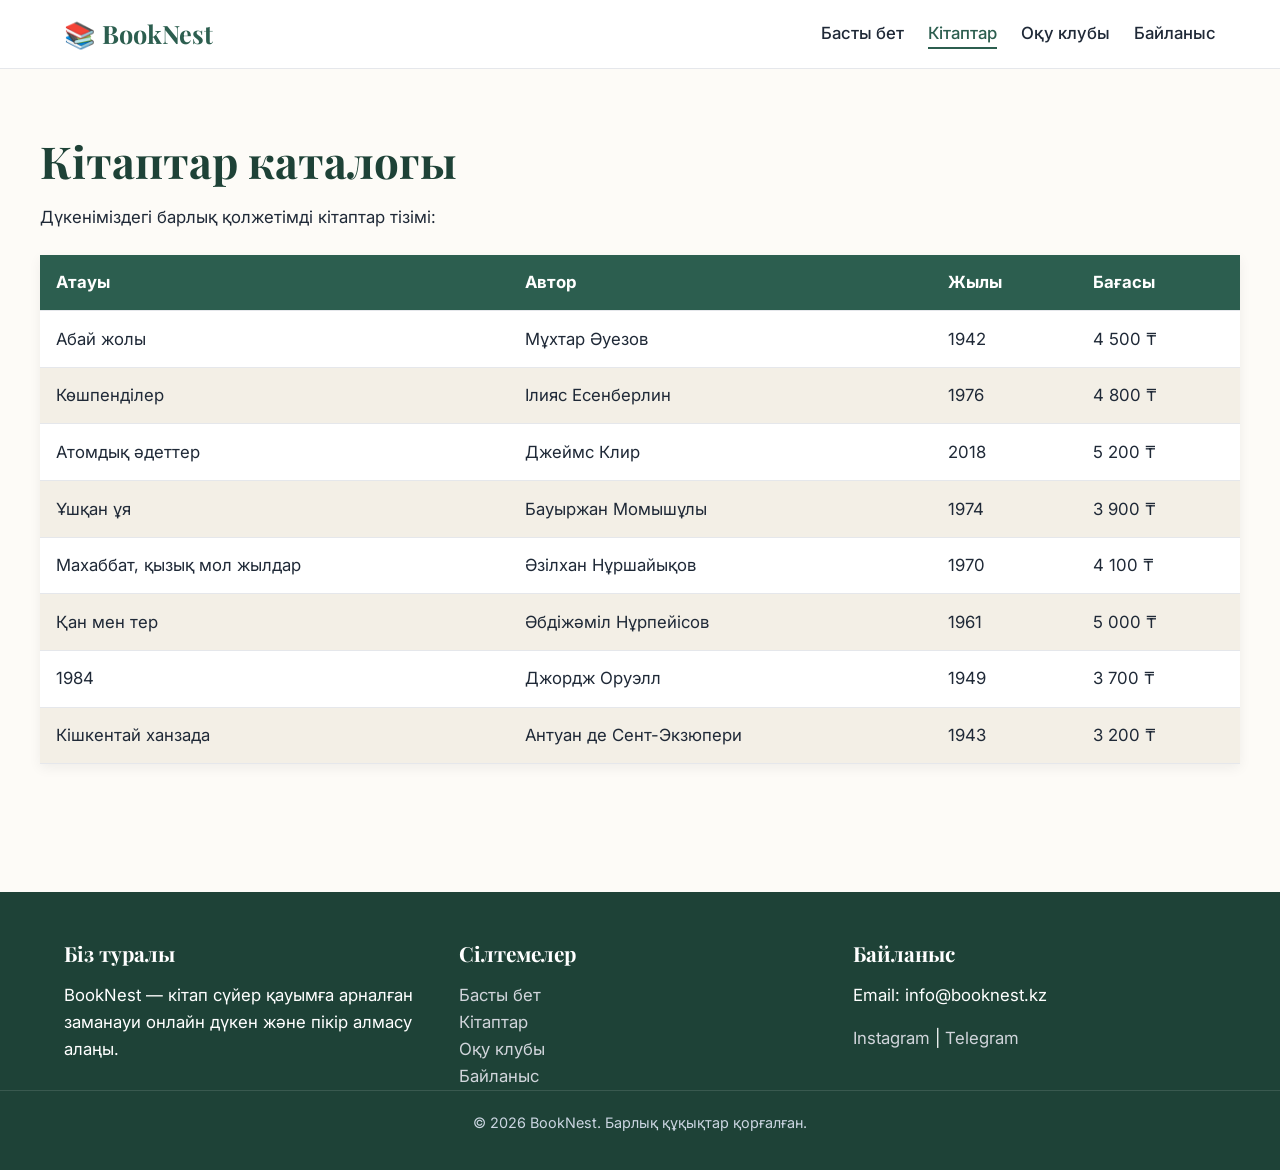
<file: books.html>
<!DOCTYPE html>
<html lang="kk">
<head>
  <meta charset="UTF-8">
  <meta name="viewport" content="width=device-width, initial-scale=1.0">
  <meta name="description" content="BookNest кітаптар каталогы мен бағалары.">
  <title>BookNest — Кітаптар</title>
  <link href="https://fonts.googleapis.com/css2?family=Inter:wght@400;500;600&family=Playfair+Display:wght@700&display=swap" rel="stylesheet">
  <link rel="stylesheet" href="css/style.css">
</head>
<body>

  <header class="site-header">
    <div class="container header-inner">
      <a href="index.html" class="logo">📚 BookNest</a>
      <nav aria-label="Негізгі навигация">
        <ul class="nav-list">
          <li><a href="index.html">Басты бет</a></li>
          <li><a href="books.html" aria-current="page">Кітаптар</a></li>
          <li><a href="club.html">Оқу клубы</a></li>
          <li><a href="contact.html">Байланыс</a></li>
        </ul>
      </nav>
    </div>
  </header>

  <main class="section container">
    <h1>Кітаптар каталогы</h1>
    <p>Дүкеніміздегі барлық қолжетімді кітаптар тізімі:</p>

    <table class="books-table">
      <thead>
        <tr>
          <th>Атауы</th>
          <th>Автор</th>
          <th>Жылы</th>
          <th>Бағасы</th>
        </tr>
      </thead>
      <tbody>
        <tr>
          <td>Абай жолы</td>
          <td>Мұхтар Әуезов</td>
          <td>1942</td>
          <td>4 500 ₸</td>
        </tr>
        <tr>
          <td>Көшпенділер</td>
          <td>Ілияс Есенберлин</td>
          <td>1976</td>
          <td>4 800 ₸</td>
        </tr>
        <tr>
          <td>Атомдық әдеттер</td>
          <td>Джеймс Клир</td>
          <td>2018</td>
          <td>5 200 ₸</td>
        </tr>
        <tr>
          <td>Ұшқан ұя</td>
          <td>Бауыржан Момышұлы</td>
          <td>1974</td>
          <td>3 900 ₸</td>
        </tr>
        <tr>
          <td>Махаббат, қызық мол жылдар</td>
          <td>Әзілхан Нұршайықов</td>
          <td>1970</td>
          <td>4 100 ₸</td>
        </tr>
        <tr>
          <td>Қан мен тер</td>
          <td>Әбдіжәміл Нұрпейісов</td>
          <td>1961</td>
          <td>5 000 ₸</td>
        </tr>
        <tr>
          <td>1984</td>
          <td>Джордж Оруэлл</td>
          <td>1949</td>
          <td>3 700 ₸</td>
        </tr>
        <tr>
          <td>Кішкентай ханзада</td>
          <td>Антуан де Сент-Экзюпери</td>
          <td>1943</td>
          <td>3 200 ₸</td>
        </tr>
      </tbody>
    </table>
  </main>

  <footer class="site-footer">
    <div class="container footer-grid">
      <div>
        <h3>Біз туралы</h3>
        <p>BookNest — кітап сүйер қауымға арналған заманауи онлайн дүкен және пікір алмасу алаңы.</p>
      </div>
      <div>
        <h3>Сілтемелер</h3>
        <ul>
          <li><a href="index.html">Басты бет</a></li>
          <li><a href="books.html">Кітаптар</a></li>
          <li><a href="club.html">Оқу клубы</a></li>
          <li><a href="contact.html">Байланыс</a></li>
        </ul>
      </div>
      <div>
        <h3>Байланыс</h3>
        <p>Email: info@booknest.kz</p>
        <p><a href="#">Instagram</a> | <a href="#">Telegram</a></p>
      </div>
    </div>
    <div class="footer-bottom">
      <p>&copy; 2026 BookNest. Барлық құқықтар қорғалған.</p>
    </div>
  </footer>

</body>
</html>
</file>
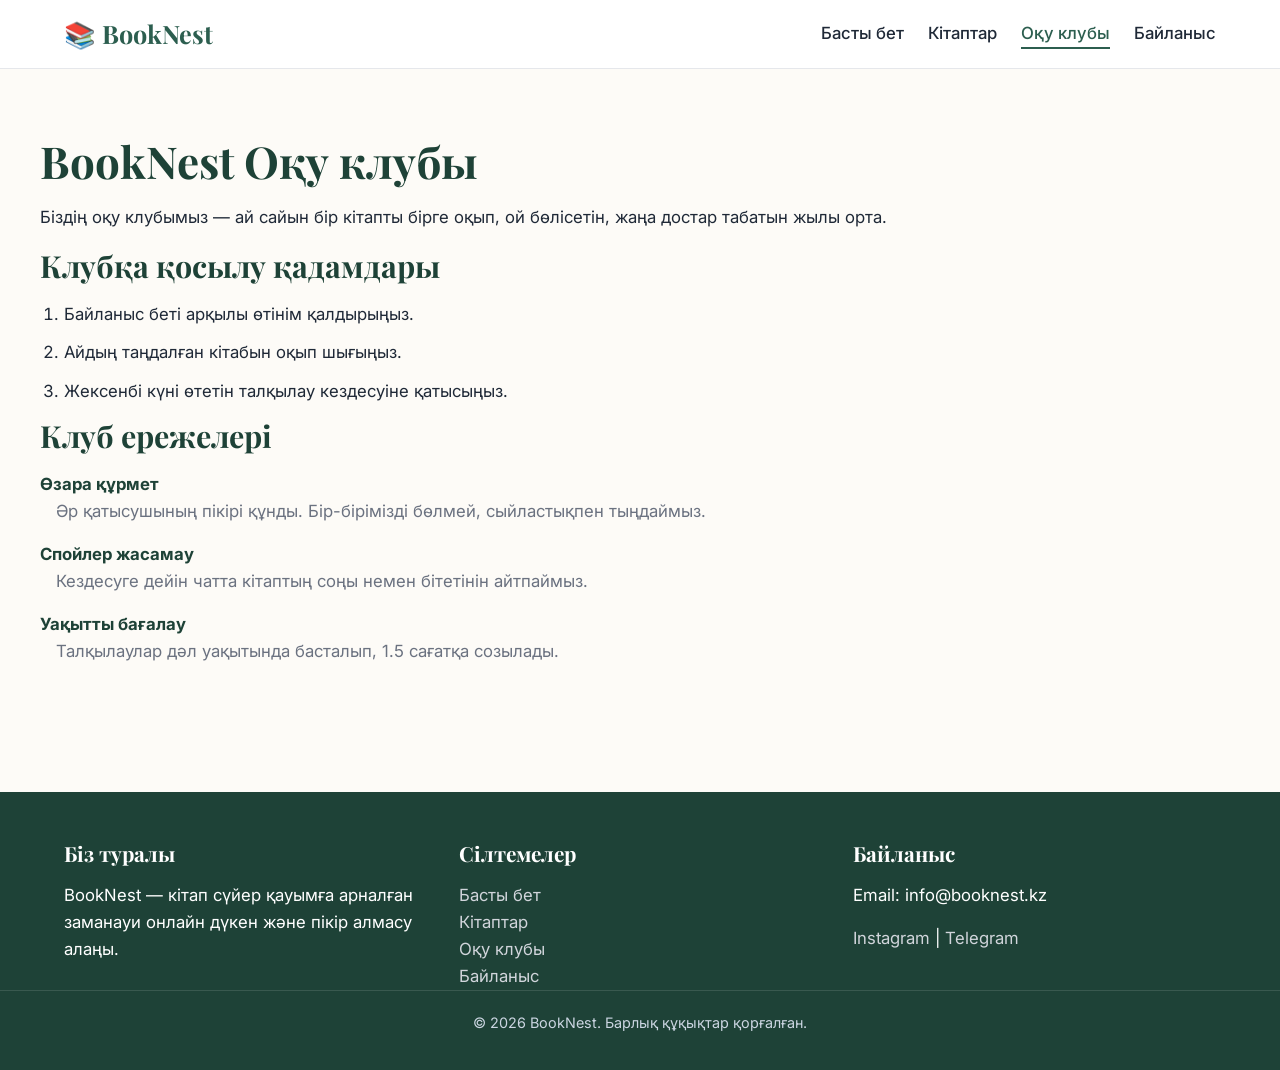
<file: club.html>
<!DOCTYPE html>
<html lang="kk">
<head>
  <meta charset="UTF-8">
  <meta name="viewport" content="width=device-width, initial-scale=1.0">
  <meta name="description" content="BookNest оқу клубының ережелері мен қосылу тәртібі.">
  <title>BookNest — Оқу клубы</title>
  <link href="https://fonts.googleapis.com/css2?family=Inter:wght@400;500;600&family=Playfair+Display:wght@700&display=swap" rel="stylesheet">
  <link rel="stylesheet" href="css/style.css">
</head>
<body>

  <header class="site-header">
    <div class="container header-inner">
      <a href="index.html" class="logo">📚 BookNest</a>
      <nav aria-label="Негізгі навигация">
        <ul class="nav-list">
          <li><a href="index.html">Басты бет</a></li>
          <li><a href="books.html">Кітаптар</a></li>
          <li><a href="club.html" aria-current="page">Оқу клубы</a></li>
          <li><a href="contact.html">Байланыс</a></li>
        </ul>
      </nav>
    </div>
  </header>

  <main class="section container">
    <h1>BookNest Оқу клубы</h1>
    <p>Біздің оқу клубымыз — ай сайын бір кітапты бірге оқып, ой бөлісетін, жаңа достар табатын жылы орта.</p>

    <h2>Клубқа қосылу қадамдары</h2>
    <ol class="steps-list">
      <li>Байланыс беті арқылы өтінім қалдырыңыз.</li>
      <li>Айдың таңдалған кітабын оқып шығыңыз.</li>
      <li>Жексенбі күні өтетін талқылау кездесуіне қатысыңыз.</li>
    </ol>

    <h2>Клуб ережелері</h2>
    <dl class="rules-list">
      <dt>Өзара құрмет</dt>
      <dd>Әр қатысушының пікірі құнды. Бір-бірімізді бөлмей, сыйластықпен тыңдаймыз.</dd>

      <dt>Спойлер жасамау</dt>
      <dd>Кездесуге дейін чатта кітаптың соңы немен бітетінін айтпаймыз.</dd>

      <dt>Уақытты бағалау</dt>
      <dd>Талқылаулар дәл уақытында басталып, 1.5 сағатқа созылады.</dd>
    </dl>
  </main>

  <footer class="site-footer">
    <div class="container footer-grid">
      <div>
        <h3>Біз туралы</h3>
        <p>BookNest — кітап сүйер қауымға арналған заманауи онлайн дүкен және пікір алмасу алаңы.</p>
      </div>
      <div>
        <h3>Сілтемелер</h3>
        <ul>
          <li><a href="index.html">Басты бет</a></li>
          <li><a href="books.html">Кітаптар</a></li>
          <li><a href="club.html">Оқу клубы</a></li>
          <li><a href="contact.html">Байланыс</a></li>
        </ul>
      </div>
      <div>
        <h3>Байланыс</h3>
        <p>Email: info@booknest.kz</p>
        <p><a href="#">Instagram</a> | <a href="#">Telegram</a></p>
      </div>
    </div>
    <div class="footer-bottom">
      <p>&copy; 2026 BookNest. Барлық құқықтар қорғалған.</p>
    </div>
  </footer>

</body>
</html>
</file>
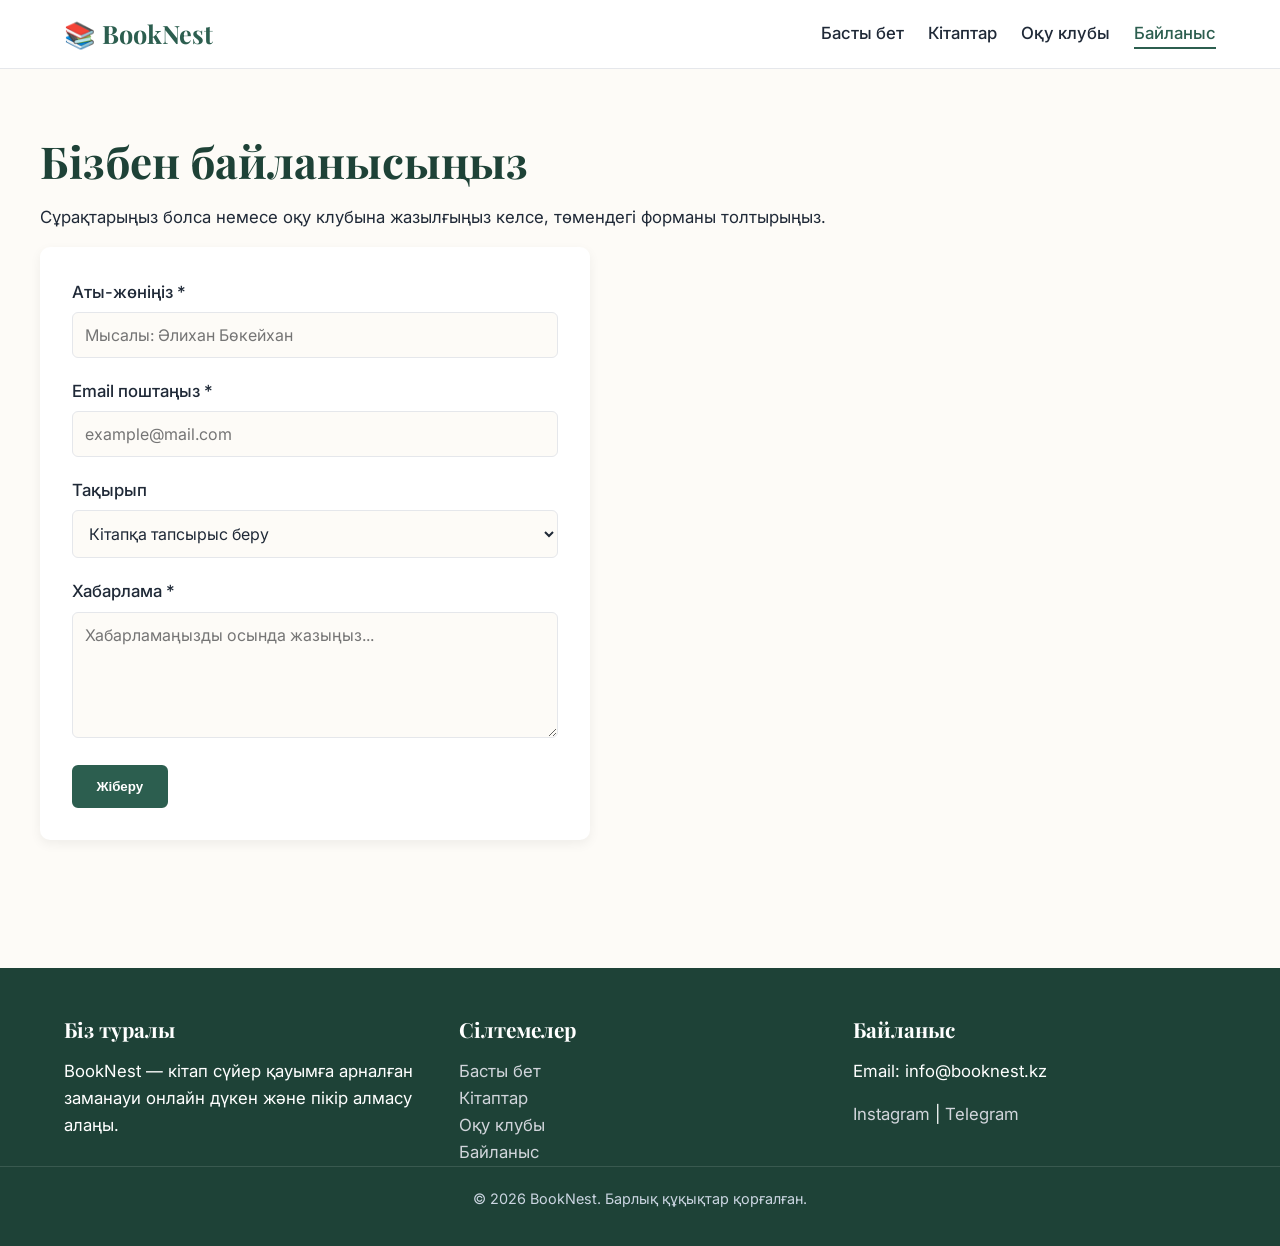
<file: contact.html>
<!DOCTYPE html>
<html lang="kk">
<head>
  <meta charset="UTF-8">
  <meta name="viewport" content="width=device-width, initial-scale=1.0">
  <meta name="description" content="BookNest-пен байланысу формасы.">
  <title>BookNest — Байланыс</title>
  <link href="https://fonts.googleapis.com/css2?family=Inter:wght@400;500;600&family=Playfair+Display:wght@700&display=swap" rel="stylesheet">
  <link rel="stylesheet" href="css/style.css">
</head>
<body>

  <header class="site-header">
    <div class="container header-inner">
      <a href="index.html" class="logo">📚 BookNest</a>
      <nav aria-label="Негізгі навигация">
        <ul class="nav-list">
          <li><a href="index.html">Басты бет</a></li>
          <li><a href="books.html">Кітаптар</a></li>
          <li><a href="club.html">Оқу клубы</a></li>
          <li><a href="contact.html" aria-current="page">Байланыс</a></li>
        </ul>
      </nav>
    </div>
  </header>

  <main class="section container">
    <h1>Бізбен байланысыңыз</h1>
    <p>Сұрақтарыңыз болса немесе оқу клубына жазылғыңыз келсе, төмендегі форманы толтырыңыз.</p>

    <form class="contact-form" action="#" method="post">
      <div class="form-group">
        <label for="name">Аты-жөніңіз *</label>
        <input type="text" id="name" name="name" required placeholder="Мысалы: Әлихан Бөкейхан">
      </div>

      <div class="form-group">
        <label for="email">Email поштаңыз *</label>
        <input type="email" id="email" name="email" required placeholder="example@mail.com">
      </div>

      <div class="form-group">
        <label for="topic">Тақырып</label>
        <select id="topic" name="topic">
          <option value="order">Кітапқа тапсырыс беру</option>
          <option value="club">Оқу клубына қосылу</option>
          <option value="other">Басқа сұрақ</option>
        </select>
      </div>

      <div class="form-group">
        <label for="message">Хабарлама *</label>
        <textarea id="message" name="message" rows="5" required minlength="10" placeholder="Хабарламаңызды осында жазыңыз..."></textarea>
      </div>

      <button type="submit" class="btn">Жіберу</button>
    </form>
  </main>

  <footer class="site-footer">
    <div class="container footer-grid">
      <div>
        <h3>Біз туралы</h3>
        <p>BookNest — кітап сүйер қауымға арналған заманауи онлайн дүкен және пікір алмасу алаңы.</p>
      </div>
      <div>
        <h3>Сілтемелер</h3>
        <ul>
          <li><a href="index.html">Басты бет</a></li>
          <li><a href="books.html">Кітаптар</a></li>
          <li><a href="club.html">Оқу клубы</a></li>
          <li><a href="contact.html">Байланыс</a></li>
        </ul>
      </div>
      <div>
        <h3>Байланыс</h3>
        <p>Email: info@booknest.kz</p>
        <p><a href="#">Instagram</a> | <a href="#">Telegram</a></p>
      </div>
    </div>
    <div class="footer-bottom">
      <p>&copy; 2026 BookNest. Барлық құқықтар қорғалған.</p>
    </div>
  </footer>

</body>
</html>
</file>
<file: css/style.css>
/* 15. CSS Reset */
*, *::before, *::after {
  box-sizing: border-box;
  margin: 0;
  padding: 0;
}

/* 16 & 36. Түс айнымалылары және .dark тақырыбы */
:root {
  --primary: #2c5e4f;
  --primary-dark: #1e4237;
  --accent: #d97706;
  --bg-body: #fdfbf7;
  --bg-light: #f3efe6;
  --text-main: #1f2937;
  --text-muted: #6b7280;
  --white: #ffffff;
  --border: #e5e7eb;
  --shadow: 0 4px 12px rgba(0, 0, 0, 0.06);
  --shadow-hover: 0 10px 20px rgba(0, 0, 0, 0.12);
  --font-heading: 'Playfair Display', Georgia, serif;
  --font-body: 'Inter', sans-serif;
}

.dark {
  --primary: #3b826d;
  --primary-dark: #12241e;
  --accent: #f59e0b;
  --bg-body: #111827;
  --bg-light: #1f2937;
  --text-main: #f9fafb;
  --text-muted: #9ca3af;
  --white: #182232;
  --border: #374151;
  --shadow: 0 4px 12px rgba(0, 0, 0, 0.35);
  --shadow-hover: 0 10px 24px rgba(0, 0, 0, 0.5);
}

/* 17, 33 & 35. Mobile-first негізгі стиль және clamp() қаріптері */
body {
  font-family: var(--font-body);
  font-size: clamp(0.95rem, 0.9rem + 0.25vw, 1.05rem);
  line-height: 1.6;
  color: var(--text-main);
  background-color: var(--bg-body);
  transition: background-color 0.25s ease, color 0.25s ease;
}

h1, h2, h3 {
  font-family: var(--font-heading);
  font-weight: 700;
  line-height: 1.25;
  margin-bottom: 1rem;
  color: var(--primary-dark);
}

.dark h1, .dark h2, .dark h3 {
  color: var(--text-main);
}

h1 { font-size: clamp(1.75rem, 1.3rem + 2vw, 2.75rem); }
h2 { font-size: clamp(1.35rem, 1.1rem + 1vw, 2rem); }
h3 { font-size: clamp(1.1rem, 1rem + 0.4vw, 1.3rem); }
p { margin-bottom: 1rem; }

.container {
  width: 100%;
  max-width: 1100px;
  margin: 0 auto;
  padding: 0 1rem;
}

.section { padding: 3rem 0; }
.bg-light { background-color: var(--bg-light); }

/* 40. Тақырып астындағы ::after сызығы */
.section-title {
  position: relative;
  display: inline-block;
  padding-bottom: 0.5rem;
}

.section-title::after {
  content: "";
  position: absolute;
  left: 0;
  bottom: 0;
  width: 60%;
  height: 3px;
  border-radius: 2px;
  background-color: var(--accent);
}

/* 26, 31 & 34. Header (Flexbox) + Гамбургер макеті (Mobile-first) */
.site-header {
  position: sticky;
  top: 0;
  z-index: 100;
  background-color: var(--white);
  border-bottom: 1px solid var(--border);
  padding: 0.85rem 0;
}

.header-inner {
  display: flex;
  justify-content: space-between;
  align-items: center;
  position: relative;
}

.logo {
  font-family: var(--font-heading);
  font-size: clamp(1.25rem, 1.1rem + 0.6vw, 1.6rem);
  font-weight: 700;
  color: var(--primary);
  text-decoration: none;
  z-index: 110;
}

/* Телефонда гамбургер батырмасы көрінеді */
.menu-toggle {
  display: flex;
  flex-direction: column;
  justify-content: center;
  gap: 5px;
  width: 40px;
  height: 40px;
  background: transparent;
  border: 1px solid var(--border);
  border-radius: 6px;
  cursor: pointer;
  padding: 8px;
  z-index: 110;
}

.menu-toggle span {
  display: block;
  width: 100%;
  height: 2px;
  background-color: var(--text-main);
  border-radius: 2px;
  transition: transform 0.25s ease, opacity 0.25s ease;
}

/* Телефонда мәзір бастапқыда жасырын (CSS макеті) */
.nav-list {
  list-style: none;
  display: none;
  flex-direction: column;
  gap: 0.75rem;
  position: absolute;
  top: 100%;
  left: 0;
  right: 0;
  background-color: var(--white);
  padding: 1rem 1.25rem;
  border-bottom: 1px solid var(--border);
  box-shadow: var(--shadow);
  z-index: 105;
}

.nav-list.is-open {
  display: flex;
}

.nav-list a {
  text-decoration: none;
  color: var(--text-main);
  font-weight: 500;
  padding-bottom: 0.2rem;
  transition: color 0.2s ease;
}

.nav-list a:hover {
  color: var(--primary);
}

.nav-list a[aria-current="page"] {
  color: var(--primary);
  border-bottom: 2px solid var(--primary);
}

/* 19 & 37. Hero бөлімі + @keyframes анимация */
@keyframes heroFadeUp {
  from {
    opacity: 0;
    transform: translateY(18px);
  }
  to {
    opacity: 1;
    transform: translateY(0);
  }
}

.hero {
  background-image: linear-gradient(rgba(0, 0, 0, 0.62), rgba(0, 0, 0, 0.62)), url('../images/hero-bg.jpg');
  background-size: cover;
  background-position: center;
  background-color: var(--primary-dark);
  color: #ffffff;
  padding: 4.5rem 0;
  text-align: center;
}

.hero-title {
  color: #ffffff;
  animation: heroFadeUp 0.8s ease-out both;
}

.hero p {
  max-width: 600px;
  margin: 0 auto 1.75rem;
  font-size: clamp(1rem, 0.95rem + 0.3vw, 1.15rem);
  animation: heroFadeUp 0.8s ease-out 0.15s both;
}

/* 20 & 37. Батырмалар және transition */
.btn, .btn-outline {
  display: inline-block;
  padding: 0.75rem 1.4rem;
  border-radius: 6px;
  font-weight: 600;
  text-decoration: none;
  cursor: pointer;
  transition: transform 0.2s ease, background-color 0.2s ease, color 0.2s ease, border-color 0.2s ease;
  border: 2px solid var(--primary);
}

.btn {
  background-color: var(--primary);
  color: #ffffff;
}

.btn:hover {
  background-color: var(--primary-dark);
  border-color: var(--primary-dark);
  transform: translateY(-2px);
}

.btn-outline {
  background-color: transparent;
  color: var(--primary);
}

.btn-outline:hover {
  background-color: var(--primary);
  color: #ffffff;
  transform: translateY(-2px);
}

/* 32, 37, 38, 39 & 40. Кітап карточкалары (Grid), «Жаңа» белгісі, aspect-ratio, ::before рейтинг */
.cards-grid {
  display: grid;
  grid-template-columns: repeat(auto-fit, minmax(220px, 1fr));
  gap: 1.5rem;
}

.card {
  position: relative;
  z-index: 1;
  background: var(--white);
  padding: 1.25rem;
  border-radius: 10px;
  box-shadow: var(--shadow);
  transition: transform 0.25s ease, box-shadow 0.25s ease;
  display: flex;
  flex-direction: column;
}

.card:hover {
  transform: translateY(-6px);
  box-shadow: var(--shadow-hover);
  z-index: 2;
}

/* 38. position: absolute арқылы «Жаңа» белгісі */
.badge-new {
  position: absolute;
  top: 0.85rem;
  right: 0.85rem;
  z-index: 5;
  background-color: var(--accent);
  color: #ffffff;
  font-size: 0.75rem;
  font-weight: 700;
  padding: 0.25rem 0.6rem;
  border-radius: 999px;
  box-shadow: 0 2px 6px rgba(0, 0, 0, 0.2);
}

/* 39. aspect-ratio және object-fit */
.book-media {
  display: block;
  width: 100%;
  aspect-ratio: 3 / 4;
  overflow: hidden;
  border-radius: 6px;
  margin-bottom: 1rem;
  background-color: var(--bg-light);
}

.book-media img {
  width: 100%;
  height: 100%;
  object-fit: cover;
  display: block;
}

.card .author {
  color: var(--text-muted);
  font-size: 0.9rem;
  margin-bottom: 0.4rem;
}

/* 40. ::before арқылы жұлдызшалық рейтинг */
.rating {
  margin-bottom: 0.5rem;
  font-size: 0.95rem;
  letter-spacing: 2px;
  color: var(--accent);
}

.rating[data-rating="5"]::before { content: "★★★★★"; }
.rating[data-rating="4"]::before { content: "★★★★☆"; }
.rating[data-rating="3"]::before { content: "★★★☆☆"; }

.card .price {
  font-weight: 700;
  font-size: 1.1rem;
  color: var(--accent);
  margin-top: auto;
  margin-bottom: 1rem;
}

/* Тізімдер */
.features-list, .steps-list { padding-left: 1.5rem; }
.features-list li, .steps-list li { margin-bottom: 0.75rem; }

.rules-list dt { font-weight: 700; color: var(--primary-dark); margin-top: 1rem; }
.dark .rules-list dt { color: var(--text-main); }
.rules-list dd { margin-left: 1rem; color: var(--text-muted); }

/* 23. Кесте стилі */
.books-table {
  width: 100%;
  border-collapse: collapse;
  background: var(--white);
  margin-top: 1.5rem;
  box-shadow: var(--shadow);
}

.books-table th, .books-table td {
  padding: 0.9rem 1rem;
  text-align: left;
  border-bottom: 1px solid var(--border);
}

.books-table thead {
  background-color: var(--primary);
  color: #ffffff;
}

.books-table tbody tr:nth-child(even) {
  background-color: var(--bg-light);
}

/* 24. Форма стилі */
.contact-form {
  max-width: 550px;
  background: var(--white);
  padding: 2rem;
  border-radius: 10px;
  box-shadow: var(--shadow);
}

.form-group { margin-bottom: 1.25rem; }
.form-group label { display: block; font-weight: 500; margin-bottom: 0.4rem; }

.form-group input,
.form-group select,
.form-group textarea {
  width: 100%;
  padding: 0.75rem;
  border: 1px solid var(--border);
  border-radius: 6px;
  font-family: inherit;
  font-size: 1rem;
  background-color: var(--bg-body);
  color: var(--text-main);
}

.form-group input:focus,
.form-group select:focus,
.form-group textarea:focus {
  outline: none;
  border-color: var(--primary);
  box-shadow: 0 0 0 3px rgba(44, 94, 79, 0.15);
}

.form-group input:invalid:not(:placeholder-shown),
.form-group textarea:invalid:not(:placeholder-shown) {
  border-color: #dc2626;
}

/* 25. Footer */
.site-footer {
  background-color: var(--primary-dark);
  color: #ffffff;
  padding-top: 3rem;
  margin-top: 4rem;
}

.footer-grid {
  display: grid;
  grid-template-columns: 1fr;
  gap: 2rem;
  padding-bottom: 2rem;
}

.site-footer h3 { color: #ffffff; }
.site-footer ul { list-style: none; }
.site-footer a { color: #d1d5db; text-decoration: none; }
.site-footer a:hover { color: #ffffff; text-decoration: underline; }

.footer-bottom {
  text-align: center;
  padding: 1.25rem;
  border-top: 1px solid rgba(255, 255, 255, 0.12);
  font-size: 0.9rem;
  color: #cbd5e1;
}

/* 33. Media queries: 600px, 900px, 1200px */
@media (min-width: 600px) {
  .container { padding: 0 1.5rem; }
  .section { padding: 4rem 0; }
  .hero { padding: 5.5rem 0; }
  .footer-grid { grid-template-columns: repeat(2, 1fr); }
}

@media (min-width: 900px) {
  .menu-toggle { display: none; }

  .nav-list {
    display: flex;
    flex-direction: row;
    position: static;
    background: transparent;
    padding: 0;
    border: none;
    box-shadow: none;
    gap: 1.5rem;
  }

  .hero { padding: 6.5rem 0; }
  .footer-grid { grid-template-columns: repeat(3, 1fr); }
}

@media (min-width: 1200px) {
  .container { max-width: 1200px; }
}
</file>
